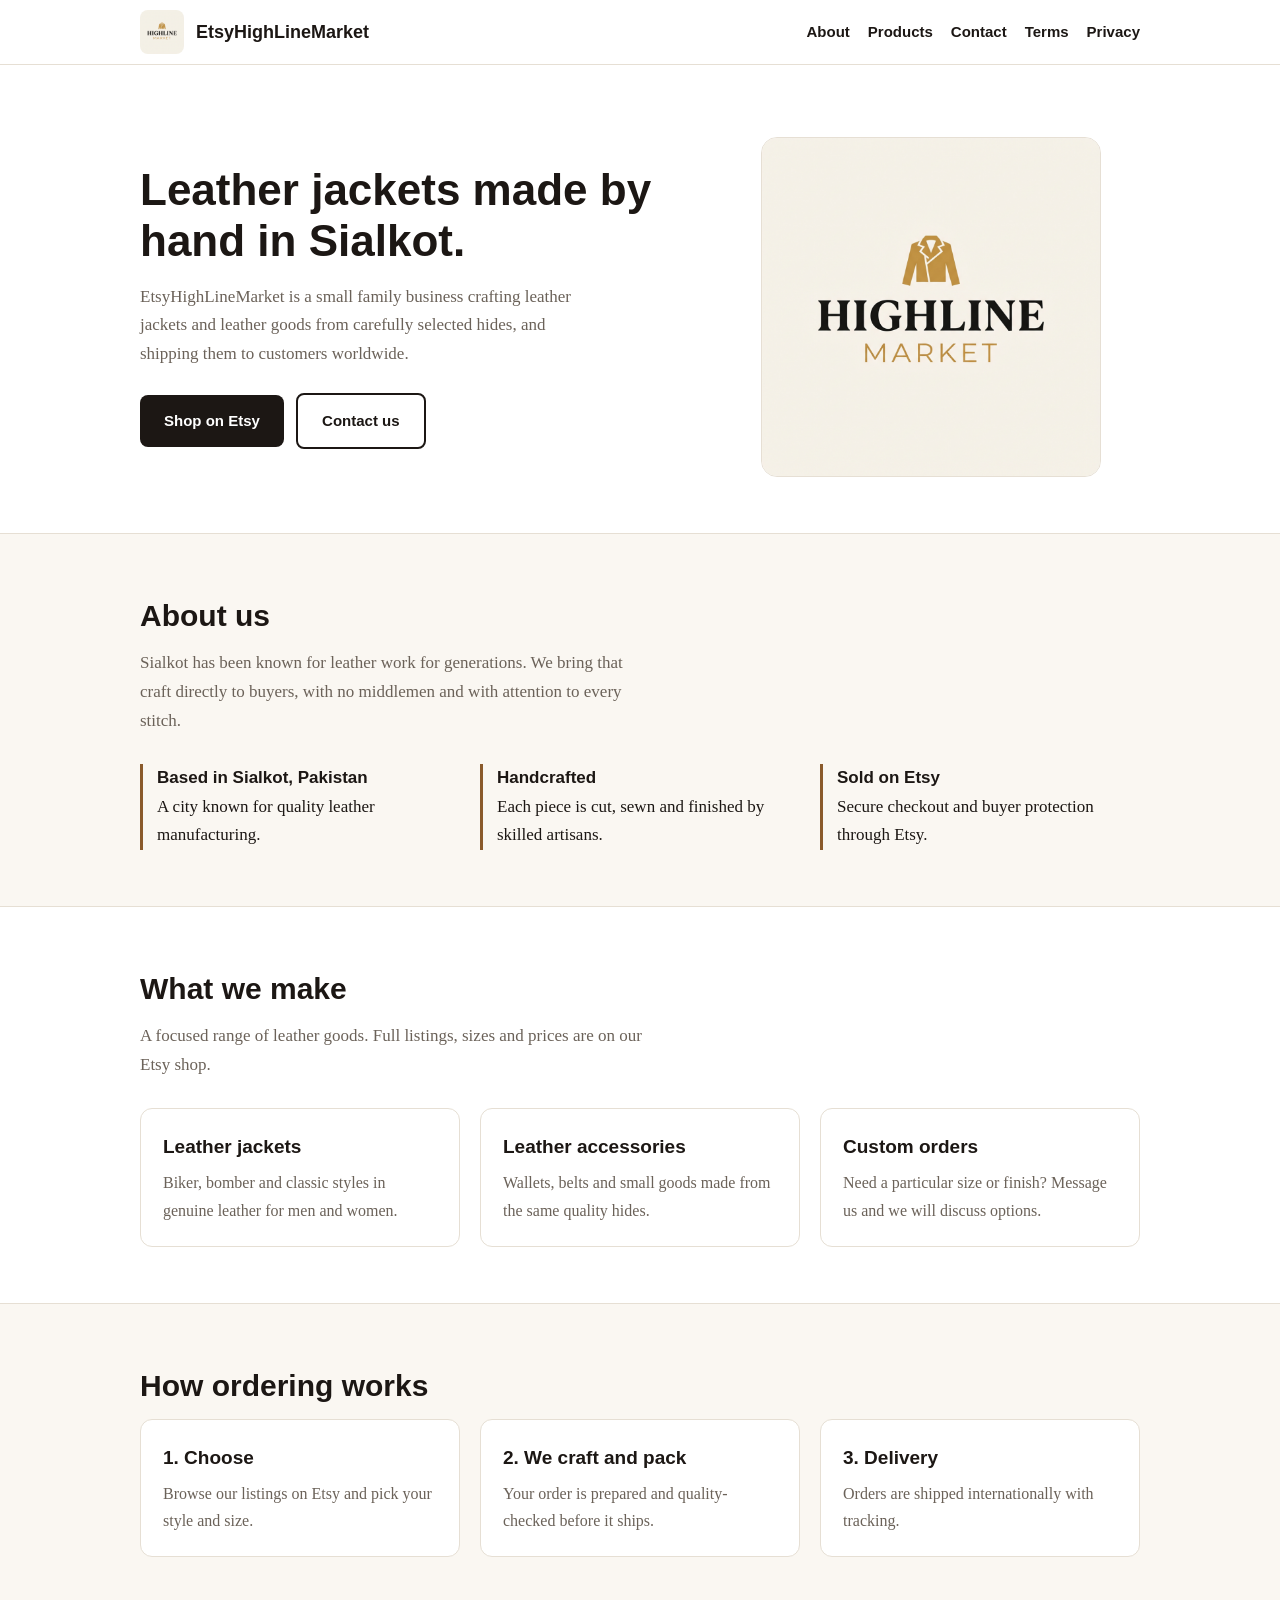
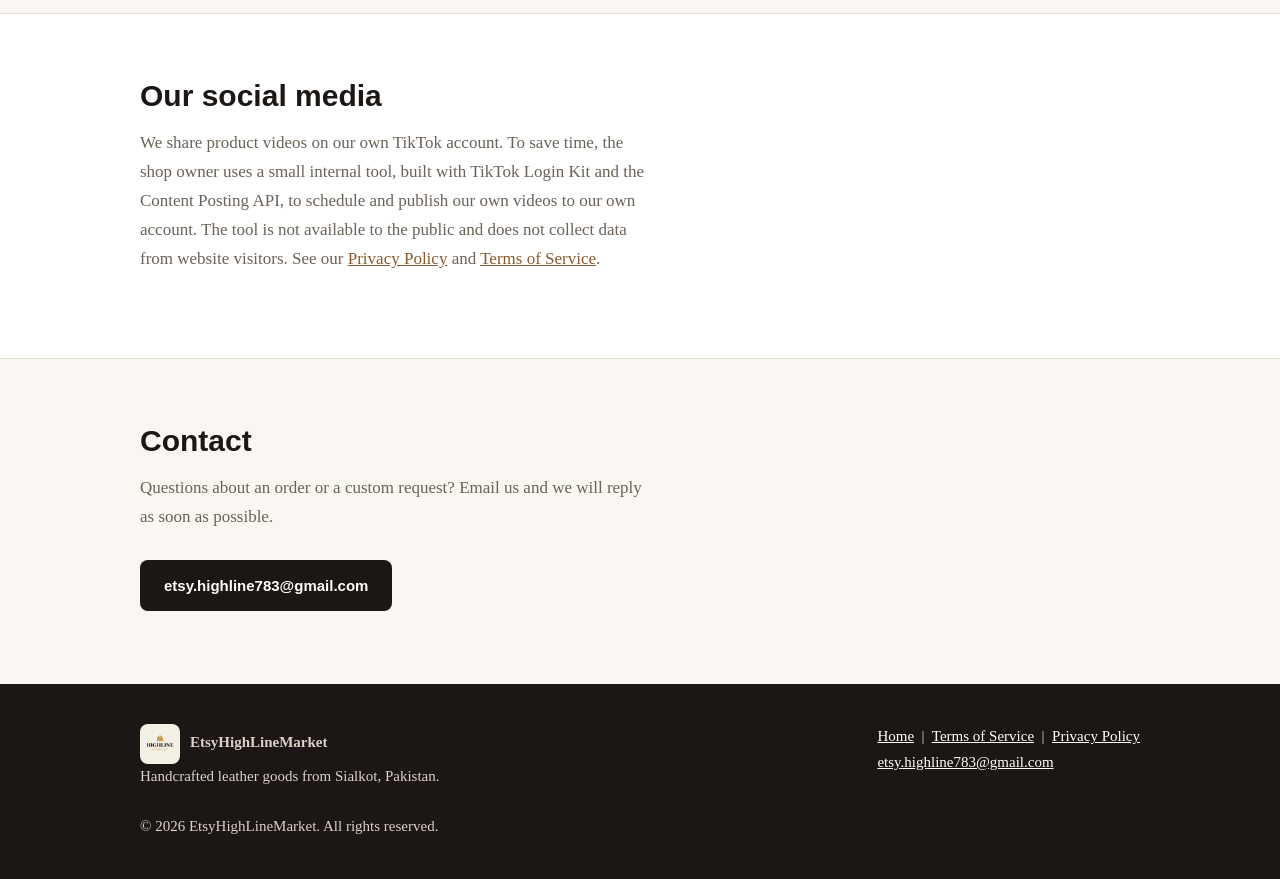
<file: index.html>
<!DOCTYPE html>
<html lang="en">
<head>
<meta charset="UTF-8"><meta name="viewport" content="width=device-width, initial-scale=1">
<link rel="icon" type="image/png" sizes="512x512" href="logo.png?v=2">
<link rel="shortcut icon" type="image/png" href="logo.png?v=2">
<link rel="apple-touch-icon" href="logo.png?v=2">
<link rel="stylesheet" href="style.css">
<title>EtsyHighLineMarket | Handcrafted Leather Jackets from Sialkot, Pakistan</title>
<meta name="description" content="EtsyHighLineMarket makes handcrafted leather jackets and leather goods in Sialkot, Pakistan. Shop our collection on Etsy.">
<meta property="og:title" content="EtsyHighLineMarket - Handcrafted Leather Goods">
<meta property="og:description" content="Handcrafted leather jackets and leather goods from Sialkot, Pakistan.">
<meta property="og:image" content="logo.png">
<meta property="og:type" content="website">
</head>
<body>
<header class="site"><div class="wrap">
<a class="brand" href="index.html"><img src="logo.png" alt="Highline Market logo" width="44" height="44"><span>EtsyHighLineMarket</span></a>
<nav aria-label="Main"><a href="index.html#about">About</a><a href="index.html#products">Products</a><a href="index.html#contact">Contact</a><a href="terms.html">Terms</a><a href="privacy.html">Privacy</a></nav>
</div></header>
<main>
<div class="hero"><div class="wrap">
<div>
<h1>Leather jackets made by hand in Sialkot.</h1>
<p>EtsyHighLineMarket is a small family business crafting leather jackets and leather goods from carefully selected hides, and shipping them to customers worldwide.</p>
<a class="btn" href="https://highlinemarket.etsy.com" rel="noopener">Shop on Etsy</a>
<a class="btn alt" href="#contact">Contact us</a>
</div>
<img src="logo.png" alt="Highline Market logo" width="340" height="340">
</div></div>

<section id="about"><div class="wrap">
<h2>About us</h2>
<p class="lead">Sialkot has been known for leather work for generations. We bring that craft directly to buyers, with no middlemen and with attention to every stitch.</p>
<ul class="facts">
<li><strong>Based in Sialkot, Pakistan</strong>A city known for quality leather manufacturing.</li>
<li><strong>Handcrafted</strong>Each piece is cut, sewn and finished by skilled artisans.</li>
<li><strong>Sold on Etsy</strong>Secure checkout and buyer protection through Etsy.</li>
</ul>
</div></section>

<section id="products" class="band"><div class="wrap">
<h2>What we make</h2>
<p class="lead">A focused range of leather goods. Full listings, sizes and prices are on our Etsy shop.</p>
<div class="grid">
<div class="card"><h3>Leather jackets</h3><p>Biker, bomber and classic styles in genuine leather for men and women.</p></div>
<div class="card"><h3>Leather accessories</h3><p>Wallets, belts and small goods made from the same quality hides.</p></div>
<div class="card"><h3>Custom orders</h3><p>Need a particular size or finish? Message us and we will discuss options.</p></div>
</div>
</div></section>

<section id="how"><div class="wrap">
<h2>How ordering works</h2>
<div class="grid">
<div class="card"><h3>1. Choose</h3><p>Browse our listings on Etsy and pick your style and size.</p></div>
<div class="card"><h3>2. We craft and pack</h3><p>Your order is prepared and quality-checked before it ships.</p></div>
<div class="card"><h3>3. Delivery</h3><p>Orders are shipped internationally with tracking.</p></div>
</div>
</div></section>

<section id="social" class="band"><div class="wrap">
<h2>Our social media</h2>
<p class="lead">We share product videos on our own TikTok account. To save time, the shop owner uses a small internal tool, built with TikTok Login Kit and the Content Posting API, to schedule and publish our own videos to our own account. The tool is not available to the public and does not collect data from website visitors. See our <a href="privacy.html">Privacy Policy</a> and <a href="terms.html">Terms of Service</a>.</p>
</div></section>

<section id="contact"><div class="wrap">
<h2>Contact</h2>
<p class="lead">Questions about an order or a custom request? Email us and we will reply as soon as possible.</p>
<p><a class="btn" href="mailto:etsy.highline783@gmail.com">etsy.highline783@gmail.com</a></p>
</div></section>
</main>
<footer class="site"><div class="wrap"><div class="cols">
<div><img src="logo.png" alt="" width="40" height="40"><strong>EtsyHighLineMarket</strong><br>Handcrafted leather goods from Sialkot, Pakistan.</div>
<div><a href="index.html">Home</a> &nbsp;|&nbsp; <a href="terms.html">Terms of Service</a> &nbsp;|&nbsp; <a href="privacy.html">Privacy Policy</a><br><a href="mailto:etsy.highline783@gmail.com">etsy.highline783@gmail.com</a></div>
</div><p style="margin:24px 0 0">&copy; 2026 EtsyHighLineMarket. All rights reserved.</p></div></footer>
</body>
</html>
</file>
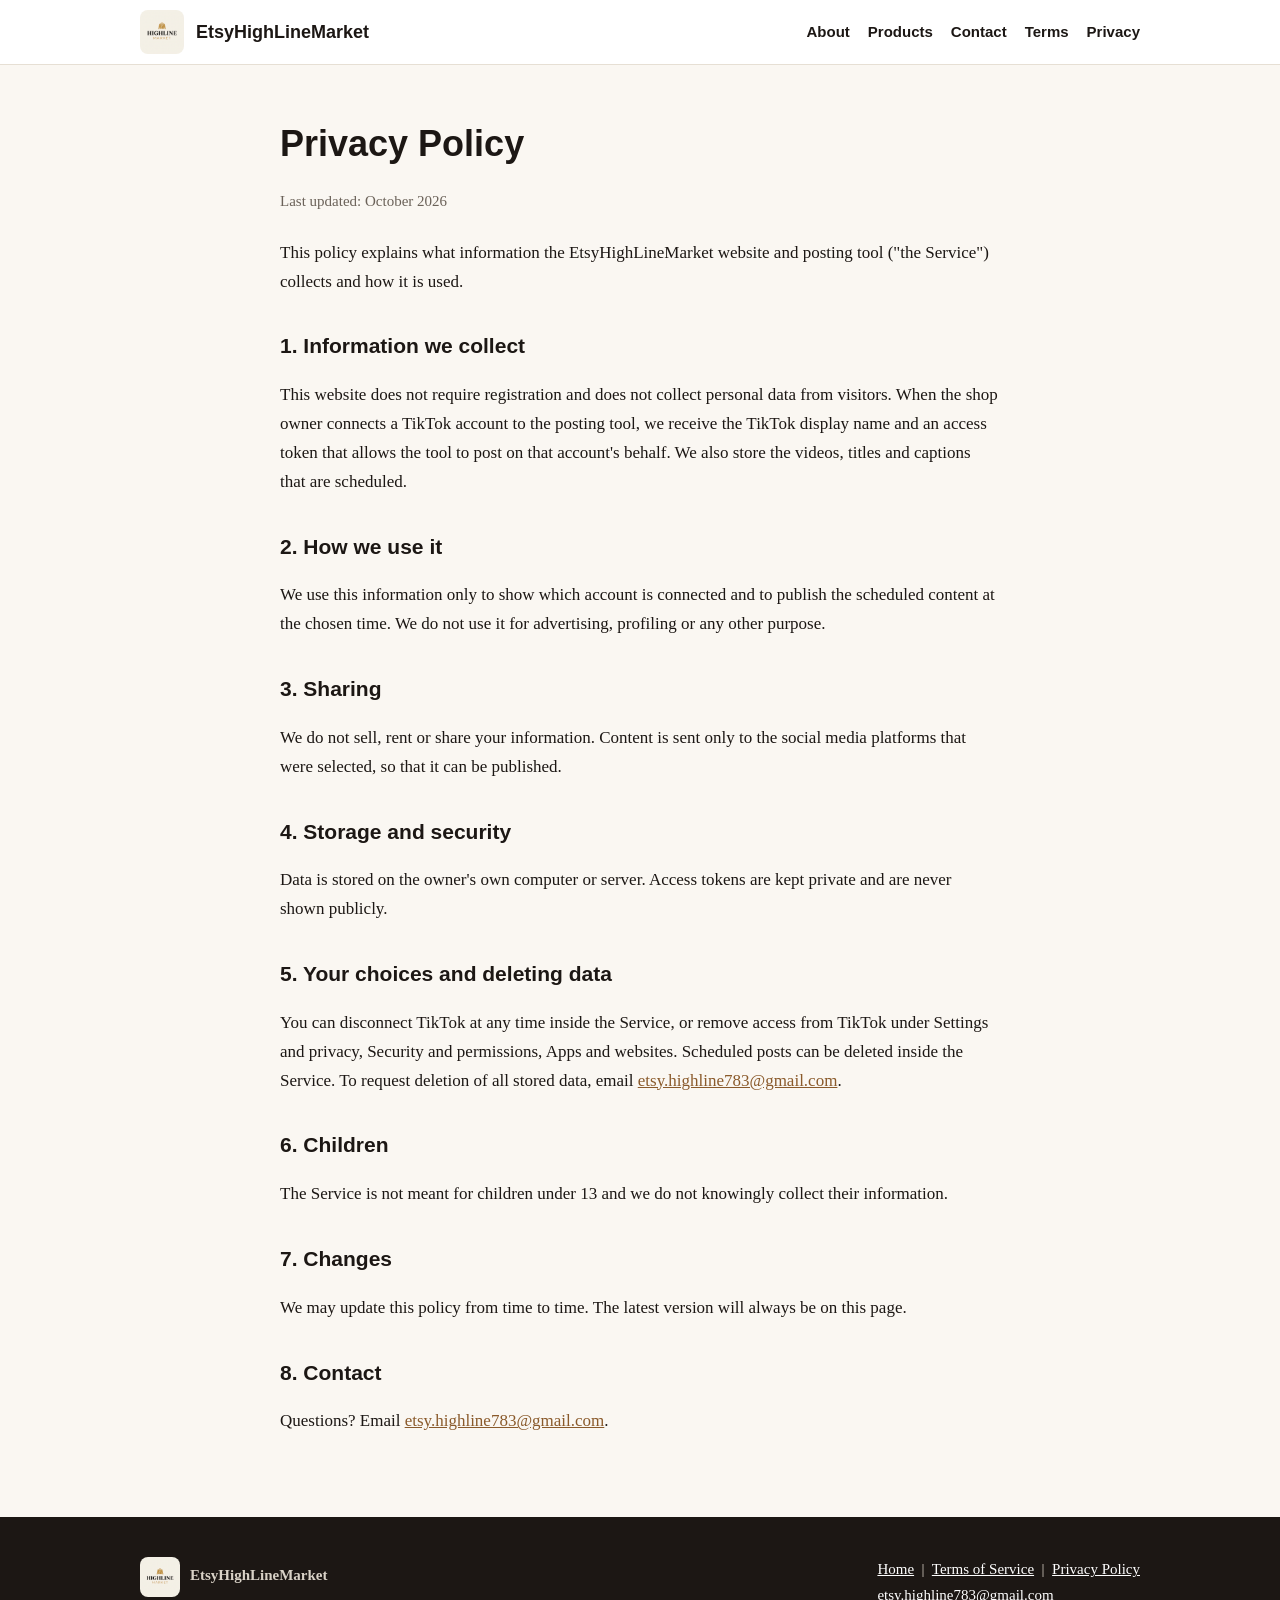
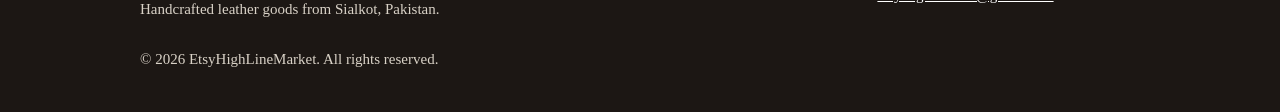
<file: privacy.html>
<!DOCTYPE html>
<html lang="en">
<head>
<meta charset="UTF-8"><meta name="viewport" content="width=device-width, initial-scale=1">
<link rel="icon" type="image/png" sizes="512x512" href="logo.png?v=2">
<link rel="shortcut icon" type="image/png" href="logo.png?v=2">
<link rel="apple-touch-icon" href="logo.png?v=2">
<link rel="stylesheet" href="style.css">
<title>Privacy Policy | EtsyHighLineMarket</title>
<meta name="description" content="Privacy Policy for EtsyHighLineMarket and its social media posting tool.">
</head>
<body>
<header class="site"><div class="wrap">
<a class="brand" href="index.html"><img src="logo.png" alt="Highline Market logo" width="44" height="44"><span>EtsyHighLineMarket</span></a>
<nav aria-label="Main"><a href="index.html#about">About</a><a href="index.html#products">Products</a><a href="index.html#contact">Contact</a><a href="terms.html">Terms</a><a href="privacy.html">Privacy</a></nav>
</div></header>
<main class="doc">
<h1>Privacy Policy</h1>
<p class="meta">Last updated: October 2026</p>
<p>This policy explains what information the EtsyHighLineMarket website and posting tool ("the Service") collects and how it is used.</p>
<h2>1. Information we collect</h2>
<p>This website does not require registration and does not collect personal data from visitors. When the shop owner connects a TikTok account to the posting tool, we receive the TikTok display name and an access token that allows the tool to post on that account's behalf. We also store the videos, titles and captions that are scheduled.</p>
<h2>2. How we use it</h2>
<p>We use this information only to show which account is connected and to publish the scheduled content at the chosen time. We do not use it for advertising, profiling or any other purpose.</p>
<h2>3. Sharing</h2>
<p>We do not sell, rent or share your information. Content is sent only to the social media platforms that were selected, so that it can be published.</p>
<h2>4. Storage and security</h2>
<p>Data is stored on the owner's own computer or server. Access tokens are kept private and are never shown publicly.</p>
<h2>5. Your choices and deleting data</h2>
<p>You can disconnect TikTok at any time inside the Service, or remove access from TikTok under Settings and privacy, Security and permissions, Apps and websites. Scheduled posts can be deleted inside the Service. To request deletion of all stored data, email <a href="mailto:etsy.highline783@gmail.com">etsy.highline783@gmail.com</a>.</p>
<h2>6. Children</h2>
<p>The Service is not meant for children under 13 and we do not knowingly collect their information.</p>
<h2>7. Changes</h2>
<p>We may update this policy from time to time. The latest version will always be on this page.</p>
<h2>8. Contact</h2>
<p>Questions? Email <a href="mailto:etsy.highline783@gmail.com">etsy.highline783@gmail.com</a>.</p>
</main>
<footer class="site"><div class="wrap"><div class="cols">
<div><img src="logo.png" alt="" width="40" height="40"><strong>EtsyHighLineMarket</strong><br>Handcrafted leather goods from Sialkot, Pakistan.</div>
<div><a href="index.html">Home</a> &nbsp;|&nbsp; <a href="terms.html">Terms of Service</a> &nbsp;|&nbsp; <a href="privacy.html">Privacy Policy</a><br><a href="mailto:etsy.highline783@gmail.com">etsy.highline783@gmail.com</a></div>
</div><p style="margin:24px 0 0">&copy; 2026 EtsyHighLineMarket. All rights reserved.</p></div></footer>
</body>
</html>
</file>
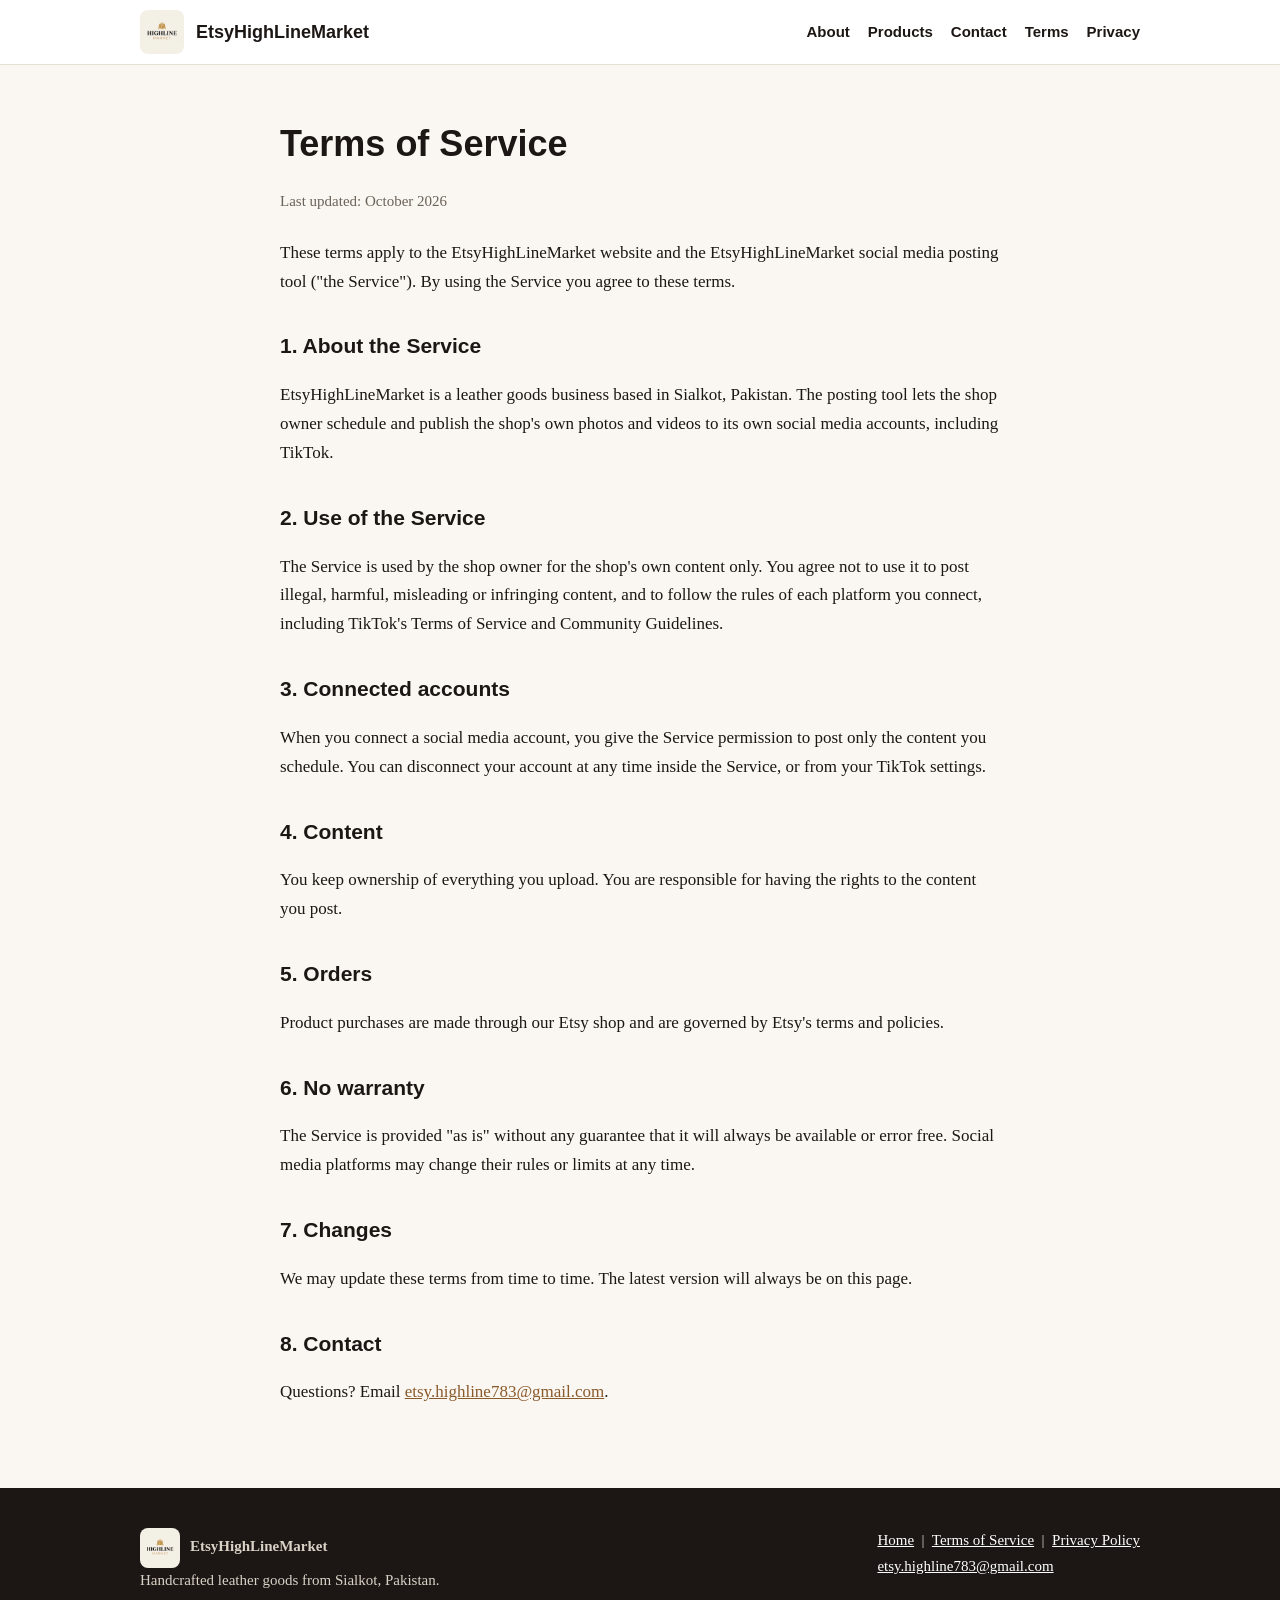
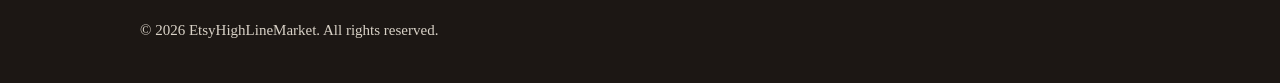
<file: terms.html>
<!DOCTYPE html>
<html lang="en">
<head>
<meta charset="UTF-8"><meta name="viewport" content="width=device-width, initial-scale=1">
<link rel="icon" type="image/png" sizes="512x512" href="logo.png?v=2">
<link rel="shortcut icon" type="image/png" href="logo.png?v=2">
<link rel="apple-touch-icon" href="logo.png?v=2">
<link rel="stylesheet" href="style.css">
<title>Terms of Service | EtsyHighLineMarket</title>
<meta name="description" content="Terms of Service for EtsyHighLineMarket and its social media posting tool.">
</head>
<body>
<header class="site"><div class="wrap">
<a class="brand" href="index.html"><img src="logo.png" alt="Highline Market logo" width="44" height="44"><span>EtsyHighLineMarket</span></a>
<nav aria-label="Main"><a href="index.html#about">About</a><a href="index.html#products">Products</a><a href="index.html#contact">Contact</a><a href="terms.html">Terms</a><a href="privacy.html">Privacy</a></nav>
</div></header>
<main class="doc">
<h1>Terms of Service</h1>
<p class="meta">Last updated: October 2026</p>
<p>These terms apply to the EtsyHighLineMarket website and the EtsyHighLineMarket social media posting tool ("the Service"). By using the Service you agree to these terms.</p>
<h2>1. About the Service</h2>
<p>EtsyHighLineMarket is a leather goods business based in Sialkot, Pakistan. The posting tool lets the shop owner schedule and publish the shop's own photos and videos to its own social media accounts, including TikTok.</p>
<h2>2. Use of the Service</h2>
<p>The Service is used by the shop owner for the shop's own content only. You agree not to use it to post illegal, harmful, misleading or infringing content, and to follow the rules of each platform you connect, including TikTok's Terms of Service and Community Guidelines.</p>
<h2>3. Connected accounts</h2>
<p>When you connect a social media account, you give the Service permission to post only the content you schedule. You can disconnect your account at any time inside the Service, or from your TikTok settings.</p>
<h2>4. Content</h2>
<p>You keep ownership of everything you upload. You are responsible for having the rights to the content you post.</p>
<h2>5. Orders</h2>
<p>Product purchases are made through our Etsy shop and are governed by Etsy's terms and policies.</p>
<h2>6. No warranty</h2>
<p>The Service is provided "as is" without any guarantee that it will always be available or error free. Social media platforms may change their rules or limits at any time.</p>
<h2>7. Changes</h2>
<p>We may update these terms from time to time. The latest version will always be on this page.</p>
<h2>8. Contact</h2>
<p>Questions? Email <a href="mailto:etsy.highline783@gmail.com">etsy.highline783@gmail.com</a>.</p>
</main>
<footer class="site"><div class="wrap"><div class="cols">
<div><img src="logo.png" alt="" width="40" height="40"><strong>EtsyHighLineMarket</strong><br>Handcrafted leather goods from Sialkot, Pakistan.</div>
<div><a href="index.html">Home</a> &nbsp;|&nbsp; <a href="terms.html">Terms of Service</a> &nbsp;|&nbsp; <a href="privacy.html">Privacy Policy</a><br><a href="mailto:etsy.highline783@gmail.com">etsy.highline783@gmail.com</a></div>
</div><p style="margin:24px 0 0">&copy; 2026 EtsyHighLineMarket. All rights reserved.</p></div></footer>
</body>
</html>
</file>
<file: style.css>
:root{--ink:#1c1714;--muted:#6b6259;--paper:#faf7f2;--card:#fff;--line:#e6dfd4;--accent:#8a5a2b;--accent-dark:#6d4520}
*{box-sizing:border-box}
html{scroll-behavior:smooth}
body{margin:0;font-family:Georgia,"Times New Roman",serif;color:var(--ink);background:var(--paper);line-height:1.7;font-size:17px}
h1,h2,h3,.brand,nav,.btn{font-family:"Helvetica Neue",Arial,sans-serif}
a{color:var(--accent)}
a:focus-visible,.btn:focus-visible{outline:3px solid var(--accent);outline-offset:3px}
.wrap{max-width:1040px;margin:0 auto;padding:0 20px}
header.site{background:#fff;border-bottom:1px solid var(--line);position:sticky;top:0;z-index:10}
header.site .wrap{display:flex;align-items:center;justify-content:space-between;gap:16px;padding-top:10px;padding-bottom:10px;flex-wrap:wrap}
.brand{display:flex;align-items:center;gap:12px;text-decoration:none;color:var(--ink);font-weight:700;font-size:18px}
.brand img{width:44px;height:44px;border-radius:8px;object-fit:cover}
nav a{margin-left:18px;text-decoration:none;color:var(--ink);font-size:15px;font-weight:600}
nav a:hover{color:var(--accent)}
.hero{padding:72px 0 56px;border-bottom:1px solid var(--line);background:#fff}
.hero .wrap{display:grid;grid-template-columns:1.3fr 1fr;gap:40px;align-items:center}
.hero h1{font-size:44px;line-height:1.15;margin:0 0 16px}
.hero p{color:var(--muted);margin:0 0 24px;max-width:52ch}
.hero img{width:100%;max-width:340px;justify-self:center;border-radius:16px;border:1px solid var(--line)}
.btn{display:inline-block;background:var(--ink);color:#fff;padding:13px 24px;border-radius:8px;text-decoration:none;font-weight:700;font-size:15px}
.btn:hover{background:var(--accent-dark)}
.btn.alt{background:transparent;color:var(--ink);border:2px solid var(--ink);margin-left:8px}
.btn.alt:hover{background:var(--ink);color:#fff}
section{padding:56px 0}
section h2{font-size:30px;margin:0 0 8px}
.lead{color:var(--muted);margin:0 0 28px;max-width:60ch}
.grid{display:grid;grid-template-columns:repeat(auto-fit,minmax(230px,1fr));gap:20px}
.card{background:var(--card);border:1px solid var(--line);border-radius:12px;padding:22px}
.card h3{margin:0 0 6px;font-size:19px}
.card p{margin:0;color:var(--muted);font-size:16px}
.band{background:#fff;border-top:1px solid var(--line);border-bottom:1px solid var(--line)}
.facts{display:grid;grid-template-columns:repeat(auto-fit,minmax(200px,1fr));gap:20px;margin:0;padding:0;list-style:none}
.facts li{border-left:3px solid var(--accent);padding-left:14px}
.facts strong{display:block;font-family:"Helvetica Neue",Arial,sans-serif}
footer.site{background:var(--ink);color:#d9d2c7;padding:40px 0;font-size:15px}
footer.site a{color:#fff}
footer.site .cols{display:flex;flex-wrap:wrap;justify-content:space-between;gap:24px}
footer.site img{width:40px;height:40px;border-radius:8px;vertical-align:middle;margin-right:10px}
.doc{max-width:760px;margin:0 auto;padding:48px 20px 64px}
.doc h1{font-size:36px;margin:0 0 4px}
.doc h2{font-size:21px;margin:32px 0 6px}
.doc .meta{color:var(--muted);font-size:15px;margin-bottom:24px}
@media(max-width:760px){.hero .wrap{grid-template-columns:1fr}.hero h1{font-size:34px}.hero img{max-width:220px;order:-1}nav a{margin:0 14px 0 0}}
@media(prefers-reduced-motion:reduce){html{scroll-behavior:auto}}
</file>
